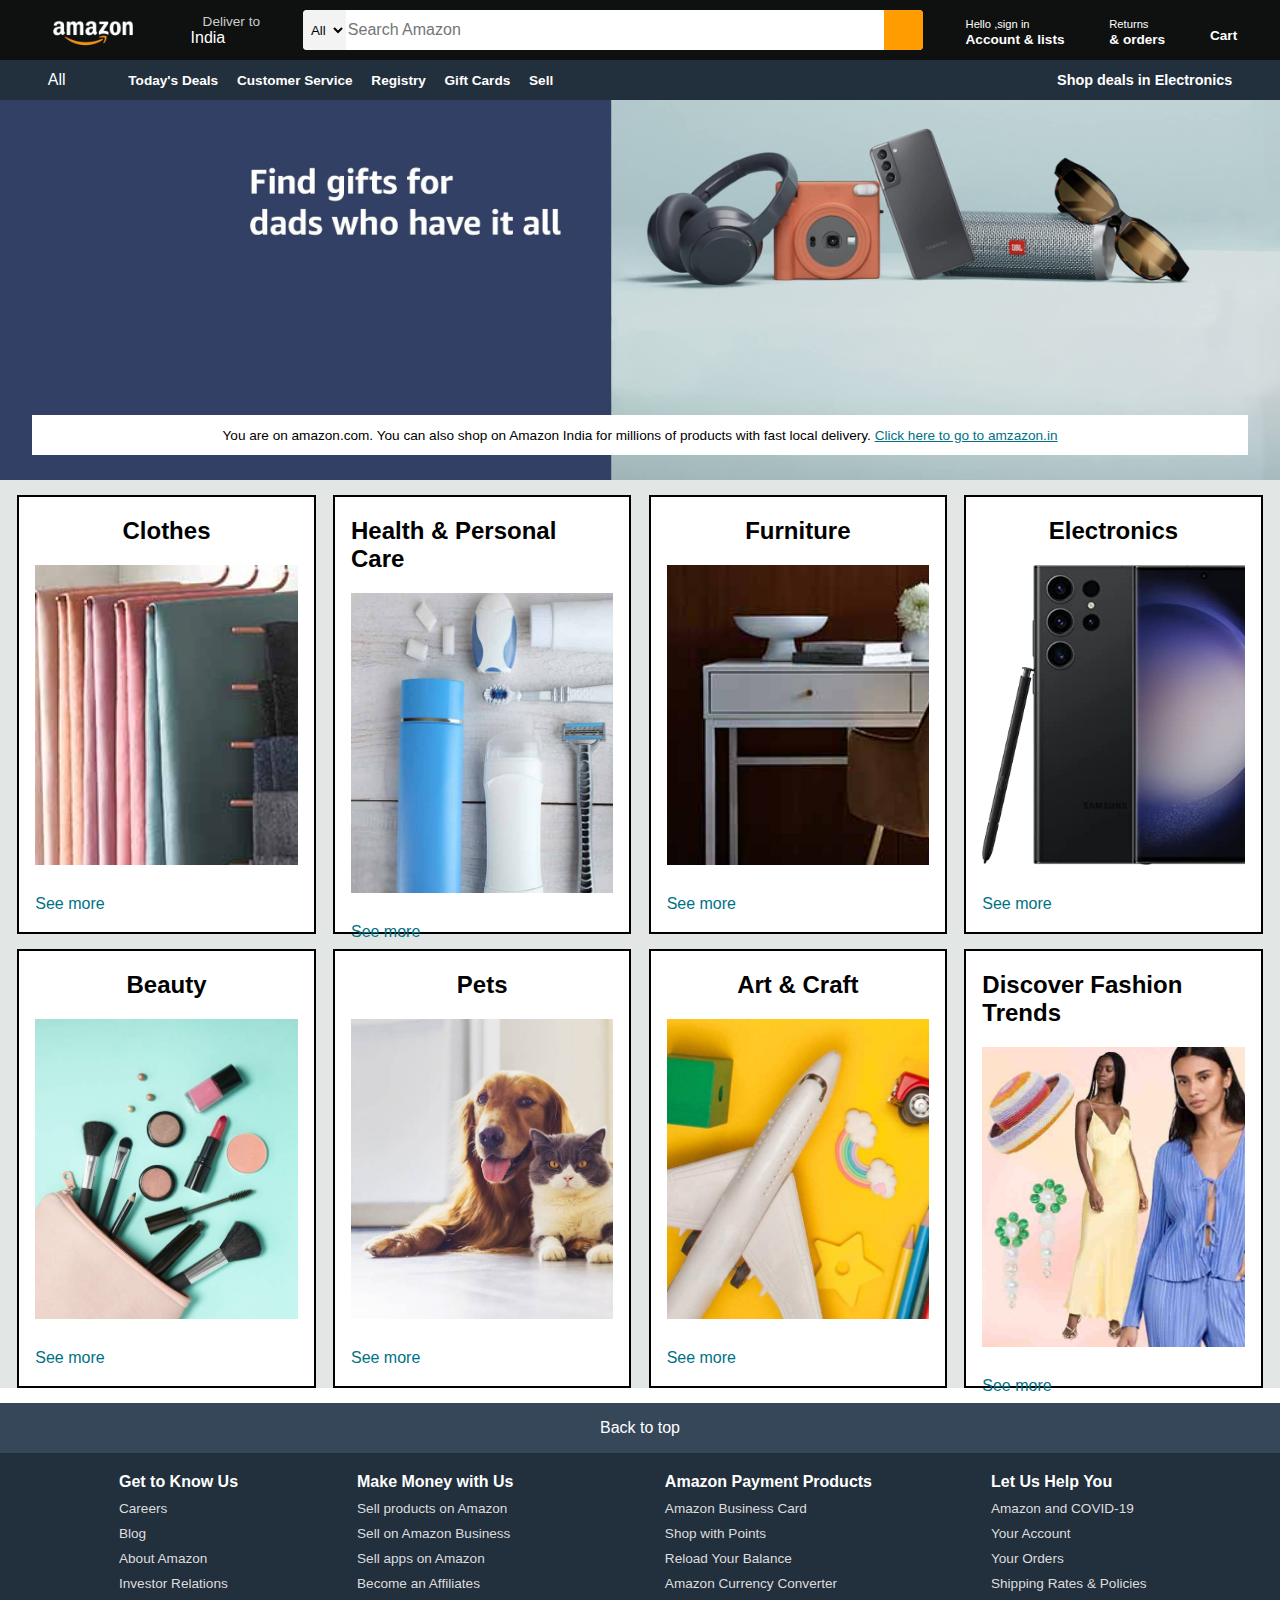
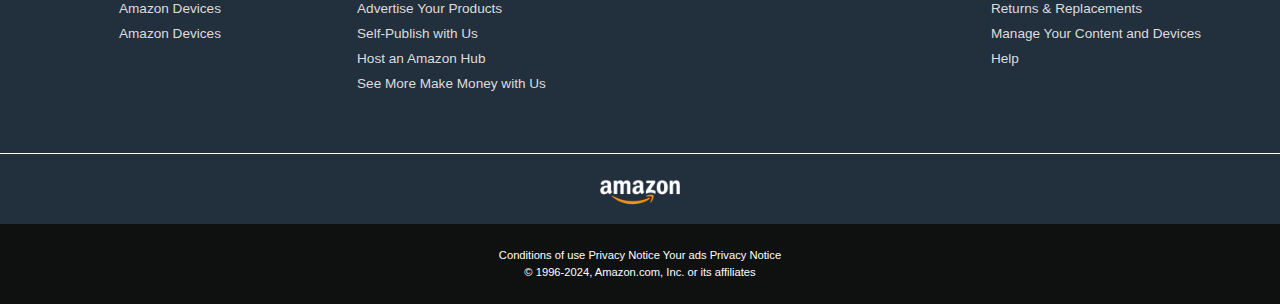
<file: Amazon Clone/index.html>
<!DOCTYPE html>
<html lang="en">
<head>
    <meta charset="UTF-8">
    <meta name="viewport" content="width=device-width, initial-scale=1.0">
    <title>Amazon</title>
    <link rel="stylesheet" href="https://cdnjs.cloudflare.com/ajax/libs/font-awesome/6.5.2/css/all.min.css" integrity="sha512-SnH5WK+bZxgPHs44uWIX+LLJAJ9/2PkPKZ5QiAj6Ta86w+fsb2TkcmfRyVX3pBnMFcV7oQPJkl9QevSCWr3W6A==" crossorigin="anonymous" referrerpolicy="no-referrer" />
    <link rel="stylesheet" href="style.css">
</head>
<body>
    <header>
        <div class="navbar">
            <div class="nav-logo border">
                <div class="logo"></div>
            </div>

            <div class="nav-address border">
                <p class="add-first">Deliver to</p>
                <div class="add-icon">
                    <i class="fa-solid fa-location-dot"></i>
                    <p class="add-second">India</p>
                </div>
            </div>

            <div class="nav-search">
                <select class="search-select">
                    <option>All</option>
                </select>
                <input placeholder="Search Amazon" class="search-input">
                <div class="search-icon">
                    <i class="fa-solid fa-magnifying-glass"></i>
                </div>
            </div>

            <div class="nav-signin border">
                <p><span>Hello ,sign in</span></p>
                <p class="nav-second">Account & lists</p>
            </div>

            <div class="nav-return border">
                <p><span>Returns</span></p>
                <p class="nav-second">& orders</p>
            </div>

            <div class="nav-cart border">
                <i class="fa-solid fa-cart-shopping"></i>
                Cart
            </div>
        </div>

        <div class="panel">
            <div class="panel-all">
                <i class="fa-solid fa-bars"></i>
                All
            </div>
            <div class="panel-ops">
                <p>Today's Deals</p>
                <p>Customer Service</p>
                <p>Registry</p> 
                <p>Gift Cards</p>    
                <p>Sell</p>
            </div>
            <div class="panel-deals">
                Shop deals in Electronics
            </div>
        </div>

    </header>

    <div class="hero-section">
        <div class="hero-msg">
            <p>You are on amazon.com. You can also shop on Amazon India for millions of products with fast local delivery. <a href="https://www.amazon.in/" target="_blank">Click here to go to amzazon.in</a></p>
        </div>
    </div>

    <div class="shop-section">
        <div class="box">
            <div class="box-content">
                <h2>Clothes</h2>
                <div class="box-img" style="background-image: url('box1_image.jpg');"></div>
                <p>See more</p>
            </div>
        </div>
        <div class="box">
            <div class="box-content">
                <h2>Health & Personal Care</h2>
                <div class="box-img" style="background-image: url('box2_image.jpg');"></div>
                <p>See more</p>
            </div>
        </div>
        <div class="box">
            <div class="box-content">
                <h2>Furniture</h2>
                <div class="box-img" style="background-image: url('box3_image.jpg');"></div>
                <p>See more</p>
            </div>
        </div>
        <div class="box">
            <div class="box-content">
                <h2>Electronics</h2>
                <div class="box-img" style="background-image: url('box4_image.jpg');"></div>
                <p>See more</p>
            </div>
        </div>
        <div class="box">
            <div class="box-content">
                <h2>Beauty</h2>
                <div class="box-img" style="background-image: url('box5_image.jpg');"></div>
                <p>See more</p>
            </div>
        </div>
        <div class="box">
            <div class="box-content">
                <h2>Pets</h2>
                <div class="box-img" style="background-image: url('box6_image.jpg');"></div>
                <p>See more</p>
            </div>
        </div>
        <div class="box">
            <div class="box-content">
                <h2>Art & Craft</h2>
                <div class="box-img" style="background-image: url('box7_image.jpg');"></div>
                <p>See more</p>
            </div>
        </div>
        <div class="box">
            <div class="box-content">
                <h2>Discover Fashion Trends</h2>
                <div class="box-img" style="background-image: url('box8_image.jpg');"></div>
                <p>See more</p>
            </div>
        </div>
    </div>

    <footer>
        <div class="foot-panel">
            Back to top
        </div>

        <div class="foot-panel2">
            <ul>
                <p>Get to Know Us</p>
                <a>Careers</a>
                <a>Blog</a>
                <a>About Amazon</a>
                <a>Investor Relations</a>
                <a>Amazon Devices</a>
                <a>Amazon Devices</a>
            </ul>
            <ul>
                <p>Make Money with Us</p>
                <a>Sell products on Amazon</a>
                <a>Sell on Amazon Business</a>
                <a>Sell apps on Amazon</a>
                <a>Become an Affiliates</a>
                <a>Advertise Your Products</a>
                <a>Self-Publish with Us</a>
                <a>Host an Amazon Hub</a>
                <a>See More Make Money with Us</a>
            </ul>
            <ul>
                <p>Amazon Payment Products</p>
                <a>Amazon Business Card</a>
                <a>Shop with Points</a>
                <a>Reload Your Balance</a>
                <a>Amazon Currency Converter</a>
            </ul>
            <ul>
                <p>Let Us Help You</p>
                <a>Amazon and COVID-19</a>
                <a>Your Account</a>
                <a>Your Orders</a>
                <a>Shipping Rates & Policies</a>
                <a>Returns & Replacements</a>
                <a>Manage Your Content and Devices</a>
                <a>Help</a>
            </ul>
        </div>

        <div class="foot-panel3">
            <div class="logo"></div>
        </div>

        <div class="foot-panel4">
            <div class="pages">
                <a>Conditions of use</a>
                <a>Privacy Notice</a>
                <a>Your ads Privacy Notice</a>
            </div>
            <div class="copyright">
                © 1996-2024, Amazon.com, Inc. or its affiliates
            </div>
        </div>
    </footer>

</body>
</html>
</file>
<file: Amazon Clone/style.css>
*{
    margin: 0;
    font-family: arial;
    border: border-box;
}

.navbar{
    height: 60px;
    background-color: #0f1111;
    color: white;
    display: flex;
    align-items: center;
    justify-content: space-evenly;
}

.nav-logo{
    height: 50px;
    width: 100px;
}

.logo{
    background-image: url("amazon_logo.png");
    background-size: cover;
    height: 50px;
    width: 100%;
}

.border{
    border: 2px solid transparent;
}

.border:hover{
    border: 1.5px solid white;
}

.add-first{
    color: #cccccc;
    font-size: 0.85rem;
    margin-left: 15px;
}

.add-second{
    font-size: 1rem;
    margin-left: 3px;
}

.add-icon{
    display: flex;
    align-items: center;
}

/** box 3 **/

.nav-search{
    display: flex;
    justify-content: space-evenly;
    background-color: pink;
    width: 620px;
    height: 40px;
    border-radius: 4px;
}

.search-select{
    background-color: #f3f3f3;
    width: 50px;
    text-align: center;
    border-top-left-radius: 4px;
    border-bottom-left-radius: 4px;
    border: none;
}

.search-input{
    width: 100%;
    font-size: 1rem;
    border: none;
}

.search-icon{
    width: 45px;
    display: flex;
    justify-content: center;
    align-items: center;
    font-size: 1.2rem;
    background-color: rgb(255, 157, 0);
    border-top-right-radius: 4px;
    border-bottom-right-radius: 4px;
    color: #0f1111;
}

.nav-search:hover{
    border: 2px solid orange;
}

/** box 4 **/

span{
    font-size: 0.7rem;
}

.nav-second{
    font-size: 0.85rem;
    font-weight: 700;
}

/** box 6 **/

.nav-cart i {
    font-size: 30px;
}

.nav-cart{
    font-size: 0.85rem;
    font-weight: 700;
}

/** panel **/

.panel{
    height: 40px;
    background-color: #222f3d;
    display: flex;
    color: white;
    align-items: center;
    justify-content: space-evenly;
}

.panel-ops p{
    display: inline;
    margin-left: 15px;
}

.panel-ops{
    width: 70%;
    font-size: 0.85rem;
    font-weight: 600;
}

.panel-deals{
    font-size: 0.9rem;
    font-weight: 700;
}
/** hero section **/

.hero-section{
    background-image: url("hero_image.jpg");
    height: 380px;
    background-size: cover;
    display: flex;
    justify-content: center;
    align-items: flex-end;
}

.hero-msg{
    background-color: white;
    color: black;
    height: 40px;
    display: flex;
    justify-content: center;
    align-items: center;
    font-size: 0.85rem;
    width: 95%;
    margin-bottom: 25px;
}

.hero-msg a{
    color: #007185;
}

/** shop section **/

.shop-section{
    display: flex;
    flex-wrap: wrap;
    justify-content: space-evenly;
    background-color: #e2e7e6;
}

.box{
    border: 2px solid black;
    height: 400px;
    width: 23%;
    background-color: white;
    padding: 20px 0px 15px 0px;
    margin-top: 15px;
}

.box-img{
    height: 300px;
    background-size: cover;
    margin-top: 20px;
}

.box-content{
    margin-left: 1rem;
    margin-right: 1rem;
}

.box-content p{
    color: #007185;
    margin-top: 30px;
}

.box-content h2{
    display: flex;
    justify-content: center;
    align-items: center;
}

/** footer **/

footer{
    margin-top: 15px;
}

.foot-panel{
    background-color: #37475a;
    color: white;
    height: 50px;
    display: flex;
    justify-content: center;
    align-items: center;
}

/** foot panel 2 **/

.foot-panel2{
    background-color: #222f3d;
    color: white;
    height: 300px;
    display: flex;
    justify-content: space-evenly;
}

ul {
    margin-top: 20px;
}

ul a{
    display: block;
    font-size: 0.85rem;
    margin-top: 10px;
    color: #dddddd;
}

ul p{
    font-weight: 700;
}

/** foot panel 3 **/

.foot-panel3{
    background-color: #222f3d;
    color: white;
    border-top: 0.5px solid white;
    height: 70px;
    display: flex;
    justify-content: center;
    align-items: center;
}

.logo{
    background-image: url("amazon_logo.png");
    background-size: cover;
    height: 50px;
    width: 100px;
}

/** foot panel 4 **/

.foot-panel4{
    background-color: #0f1111;
    color: white;
    height: 80px;
    font-size: 0.7rem;
    text-align: center;
}

.pages{
    padding-top: 25px;
}

.copyright{
    padding-top: 5px;
}
</file>
